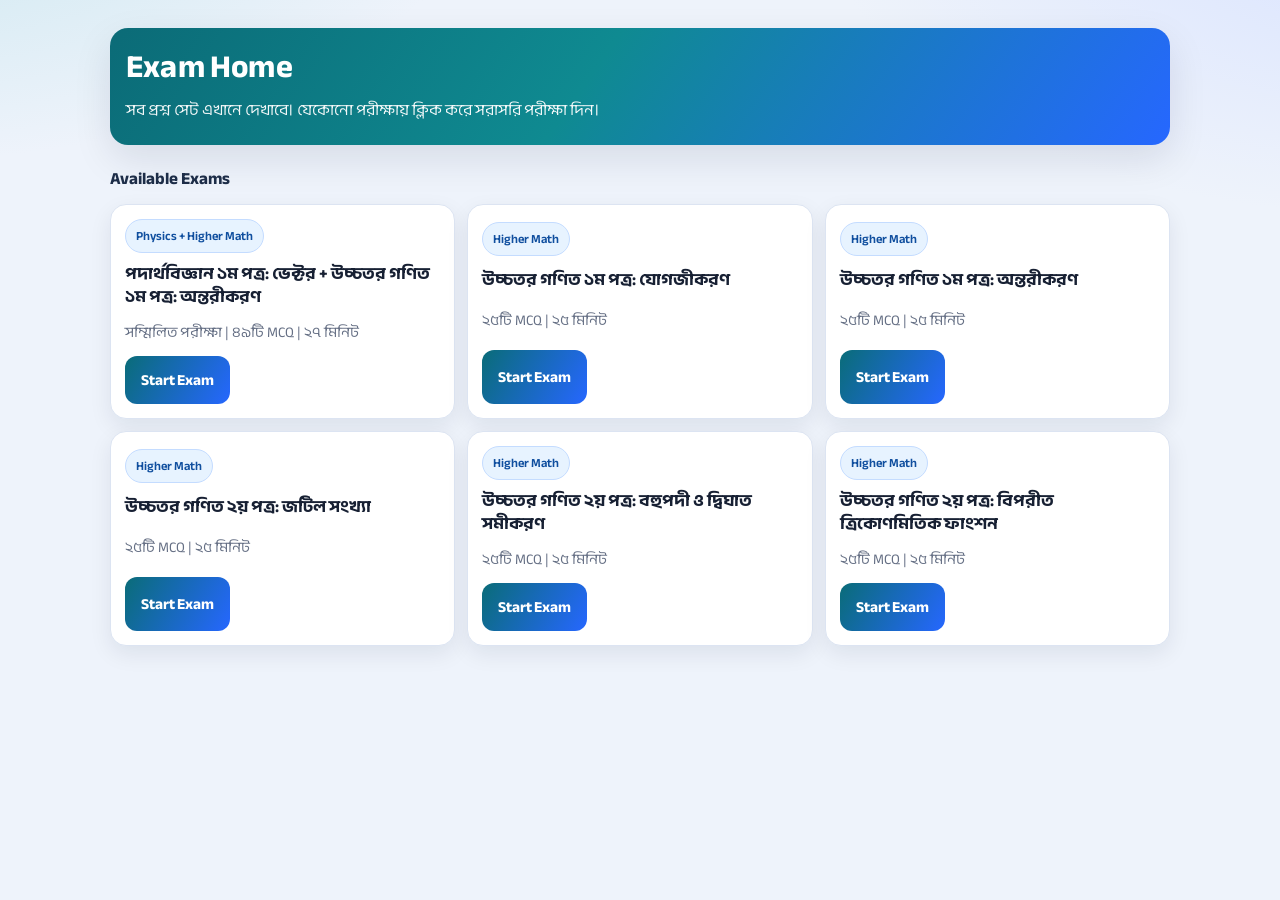
<file: index.html>
<!DOCTYPE html>
<html lang="bn">
<head>
  <meta charset="UTF-8" />
  <meta name="viewport" content="width=device-width, initial-scale=1.0" />
  <title>Exam Home</title>

  <link rel="preconnect" href="https://fonts.googleapis.com" />
  <link rel="preconnect" href="https://fonts.gstatic.com" crossorigin />
  <link href="https://fonts.googleapis.com/css2?family=Anek+Bangla:wght@400;500;600;700&display=swap" rel="stylesheet" />

  <style>
    :root {
      --ink: #172033;
      --muted: #667085;
      --surface: #ffffff;
      --line: #dce4f2;
      --brand: #0a6c78;
      --brand-2: #2667ff;
      --bg: #eef3fb;
      --radius: 16px;
      --shadow: 0 14px 38px rgba(10, 23, 47, 0.1);
    }

    * {
      box-sizing: border-box;
    }

    body {
      margin: 0;
      min-height: 100vh;
      font-family: 'Anek Bangla', sans-serif;
      color: var(--ink);
      background:
        radial-gradient(1000px 480px at -10% -15%, #c8e6ee 0%, transparent 62%),
        radial-gradient(900px 450px at 110% -8%, #d9e3ff 0%, transparent 64%),
        var(--bg);
    }

    .shell {
      width: min(1100px, 100%);
      margin: 0 auto;
      padding: 18px 12px 24px;
    }

    .hero {
      background: linear-gradient(125deg, #0b6b77, #0f8a91 45%, #2667ff);
      border-radius: 18px;
      padding: 20px 16px;
      color: #fff;
      box-shadow: var(--shadow);
    }

    .hero h1 {
      margin: 0;
      font-size: clamp(1.3rem, 3.8vw, 2rem);
      line-height: 1.22;
      letter-spacing: 0.2px;
    }

    .hero p {
      margin: 8px 0 0;
      opacity: 0.95;
      font-size: 0.98rem;
    }

    .section-title {
      margin: 18px 0 10px;
      font-size: 1.06rem;
      color: #1d2d48;
      font-weight: 700;
    }

    .grid {
      display: grid;
      gap: 12px;
      grid-template-columns: 1fr;
    }

    .exam-card {
      background: var(--surface);
      border: 1px solid var(--line);
      border-radius: var(--radius);
      box-shadow: 0 8px 22px rgba(13, 28, 56, 0.08);
      padding: 14px;
      display: grid;
      gap: 10px;
    }

    .exam-head {
      display: flex;
      gap: 8px;
      flex-wrap: wrap;
      align-items: center;
    }

    .chip {
      background: #e7f3ff;
      color: #104f9f;
      border: 1px solid #c4dcff;
      padding: 4px 10px;
      border-radius: 999px;
      font-size: 0.78rem;
      font-weight: 600;
    }

    .exam-card h2 {
      margin: 0;
      font-size: 1.06rem;
      line-height: 1.35;
    }

    .exam-card p {
      margin: 0;
      color: var(--muted);
      font-size: 0.92rem;
    }

    .actions {
      display: flex;
      justify-content: flex-start;
    }

    .btn {
      text-decoration: none;
      display: inline-flex;
      align-items: center;
      justify-content: center;
      border-radius: 12px;
      padding: 10px 16px;
      background: linear-gradient(120deg, var(--brand), var(--brand-2));
      color: #fff;
      font-weight: 700;
      font-size: 0.95rem;
    }

    .empty {
      border: 1px dashed #b8c6dd;
      background: #f8fbff;
      color: #50627f;
      border-radius: 14px;
      padding: 16px;
      font-size: 0.95rem;
    }

    .footer-note {
      margin-top: 14px;
      font-size: 0.84rem;
      color: #5f708c;
    }

    @media (min-width: 720px) {
      .shell {
        padding: 28px 20px 34px;
      }

      .grid {
        grid-template-columns: repeat(2, minmax(0, 1fr));
      }
    }

    @media (min-width: 980px) {
      .grid {
        grid-template-columns: repeat(3, minmax(0, 1fr));
      }
    }
  </style>
</head>
<body>
  <main class="shell">
    <header class="hero">
      <h1>Exam Home</h1>
      <p>সব প্রশ্ন সেট এখানে দেখাবে। যেকোনো পরীক্ষায় ক্লিক করে সরাসরি পরীক্ষা দিন।</p>
    </header>

    <section>
      <h2 class="section-title">Available Exams</h2>
      <div id="exam-grid" class="grid"></div>
      
    </section>
  </main>

  <script src="assets/exam-list.js"></script>
  <script>
    (function renderExamCards() {
      const grid = document.getElementById('exam-grid');
      const list = Array.isArray(window.examPages) ? window.examPages : [];

      if (!list.length) {
        grid.innerHTML = '<div class="empty">কোনো পরীক্ষা পাওয়া যায়নি।</div>';
        return;
      }

      grid.innerHTML = list
        .map((exam) => {
          const title = exam.title || 'Untitled Exam';
          const description = exam.description || 'No description';
          const subject = exam.subject || 'General';
          const file = exam.file || '#';

          return `
            <article class="exam-card">
              <div class="exam-head">
                <span class="chip">${subject}</span>
              </div>
              <h2>${title}</h2>
              <p>${description}</p>
              <div class="actions">
                <a class="btn" href="${file}">Start Exam</a>
              </div>
            </article>
          `;
        })
        .join('');
    })();
  </script>
</body>
</html>
</file>
